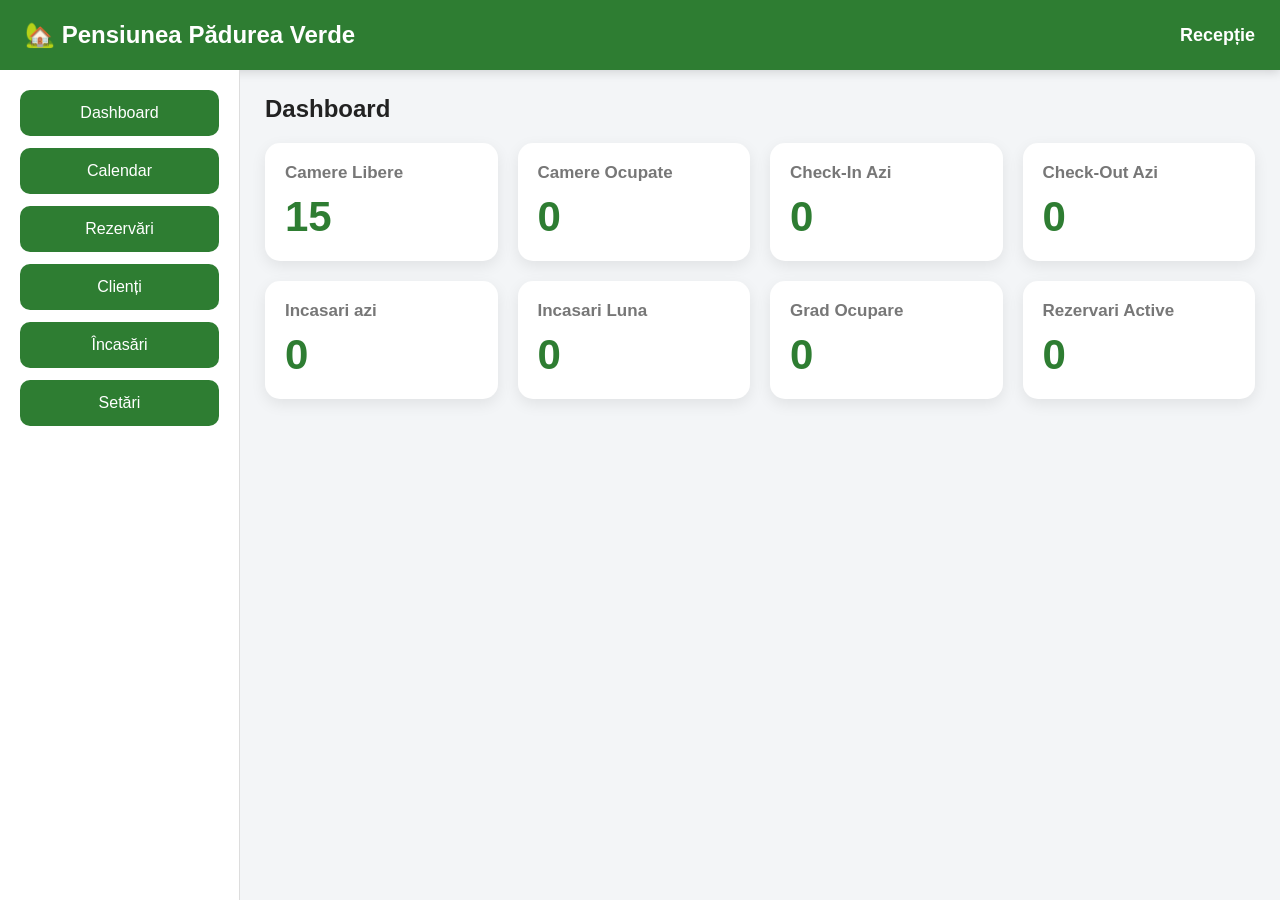
<file: index.html>
<!DOCTYPE html>
<html lang="ro">

<head>
    <meta charset="UTF-8">
    <meta name="viewport" content="width=device-width, initial-scale=1.0">

    <title>Pensiunea Pădurea Verde</title>

    <link rel="stylesheet" href="css/style.css">
    <script defer src="js/rooms.js"></script>
    <script defer src="js/utils.js"></script>
    <script defer src="js/app.js"></script>
    <script defer src="js/db.js"></script>
    <script defer src="js/dashboard.js"></script>
    
    <script defer src="js/reservations.js"></script>
</head>

<body>

<header>

    <div class="logo">

        <h1>🏡 Pensiunea Pădurea Verde</h1>

    </div>

    <div class="user">

        Recepție

    </div>

</header>

<div class="container">

    <aside>

        <button id="btnDashboard">Dashboard</button>

        <button id="btnCalendar" style ="dsplay:none;">Calendar</button>

        <button id="btnReservations">Rezervări</button>

        <button id="btnClients">Clienți</button>

        <button id="btnPayments">Încasări</button>

        <button id="btnSettings">Setări</button>

    </aside>

    <main>

        <section id="dashboard">

            <h2>Dashboard</h2>

            <div class="cards">

                <div class="card">
                    <h3>Camere Libere</h3>
                    <span id="freeRooms">0</span>
                </div>

                <div class="card">
                    <h3>Camere Ocupate</h3>
                    <span id="busyRooms">0</span>
                </div>

                <div class="card">
                    <h3>Check-In Azi</h3>
                    <span id="todayCheckIn">0</span>
                </div>

                <div class="card">
                    <h3>Check-Out Azi</h3>
                    <span id="todayCheckOut">0</span>
                </div>
                  <div class="card">
                    <h3>Incasari azi</h3>
                    <span id="todayRevenue">0</span>
                </div>
                  <div class="card">
                    <h3>Incasari Luna</h3>
                    <span id="monthRevenue">0</span>
                </div>
                  <div class="card">
                    <h3>Grad Ocupare</h3>
                    <span id="occupancy">0</span>
                </div>
                  <div class="card">
                    <h3>Rezervari Active</h3>
                    <span id="activeReservations">0</span>
                </div>

            </div>

        </section>
<section id="reservations">

    <h2>Rezervări</h2>

    <div class="reservation-toolbar">

        <button id="newReservation">
            ➕ Rezervare Nouă
        </button>

        <input
            type="text"
            id="searchReservation"
            placeholder="Caută client..."
        >

    </div>

    <div id="reservationForm" class="hidden">

        <input
            id="clientName"
            type="text"
            placeholder="Nume client">

        <input
            id="clientPhone"
            type="text"
            placeholder="Telefon">

        <input
            id="checkIn"
            type="date">

        <input
            id="checkOut"
            type="date">

        <h3>Selectează camere</h3>

        <div id="roomsContainer">

        </div>

        <textarea
            id="notes"
            placeholder="Observații"></textarea>

        <button id="saveReservation">

            Salvează Rezervarea

        </button>

    </div>

    <div id="reservationList">

    </div>

</section>
        <section id="calendar">

            <h2>Calendar Rezervări</h2>

            <div id="calendarContainer">

            </div>

        </section>


    </main>

</div>

</body>

</html>
</file>
<file: css/style.css>
/* ==========================
   PENSIUNEA PADUREA VERDE
   style.css
========================== */

*{
    margin:0;
    padding:0;
    box-sizing:border-box;
    font-family:Arial, Helvetica, sans-serif;
}

body{
    background:#f3f5f7;
    color:#222;
}

header{
    height:70px;
    background:#2E7D32;
    color:white;

    display:flex;
    justify-content:space-between;
    align-items:center;

    padding:0 25px;

    box-shadow:0 2px 10px rgba(0,0,0,.15);
}

.logo h1{
    font-size:24px;
}

.user{
    font-size:18px;
    font-weight:bold;
}

.container{
    display:flex;
    min-height:calc(100vh - 70px);
}

aside{

    width:240px;

    background:white;

    border-right:1px solid #ddd;

    padding:20px;

}

aside button{

    width:100%;

    margin-bottom:12px;

    border:none;

    background:#2E7D32;

    color:white;

    padding:14px;

    border-radius:10px;

    cursor:pointer;

    font-size:16px;

    transition:.25s;

}

aside button:hover{

    background:#1B5E20;

}

main{

    flex:1;

    padding:25px;

}

section{

    margin-bottom:40px;

}

h2{

    margin-bottom:20px;

}

.cards{

    display:grid;

    grid-template-columns:repeat(auto-fit,minmax(220px,1fr));

    gap:20px;

}

.card{

    background:white;

    border-radius:15px;

    padding:20px;

    box-shadow:0 5px 15px rgba(0,0,0,.08);

    transition:.3s;

}

.card:hover{

    transform:translateY(-5px);

}

.card h3{

    color:#777;

    margin-bottom:10px;

    font-size:17px;

}

.card span{

    font-size:42px;

    font-weight:bold;

    color:#2E7D32;

}

#calendarContainer{

    background:white;

    border-radius:15px;

    min-height:500px;

    padding:20px;

    box-shadow:0 5px 15px rgba(0,0,0,.08);

}

#reservationList{

    margin-top:20px;

    background:white;

    border-radius:15px;

    min-height:350px;

    padding:20px;

    box-shadow:0 5px 15px rgba(0,0,0,.08);

}

#newReservation{

    background:#43A047;

    color:white;

    border:none;

    padding:14px 24px;

    border-radius:10px;

    cursor:pointer;

    font-size:16px;

}

#newReservation:hover{

    background:#2E7D32;

}

@media(max-width:900px){

.container{

    flex-direction:column;

}

aside{

    width:100%;

    display:grid;

    grid-template-columns:repeat(2,1fr);

    gap:10px;

}

aside button{

    margin:0;

}

header{

    flex-direction:column;

    height:auto;

    padding:15px;

}

.logo{

    margin-bottom:10px;

}

.cards{

    grid-template-columns:1fr;

}

}
.reservation-card{

background:white;

padding:20px;

border-radius:12px;

margin-bottom:15px;

box-shadow:0 3px 10px rgba(0,0,0,.08);

}

.reservation-card h3{

margin-bottom:10px;

}

.reservation-card button{

background:#c62828;

color:white;

border:none;

padding:10px;

border-radius:8px;

cursor:pointer;

margin-top:10px;

}
/* =====================================
   FORMULAR REZERVĂRI
===================================== */

.reservation-toolbar{
    display:flex;
    gap:15px;
    margin-bottom:20px;
    flex-wrap:wrap;
}

.reservation-toolbar input{
    flex:1;
    min-width:220px;
    padding:12px;
    border-radius:10px;
    border:1px solid #ccc;
    font-size:15px;
}

#reservationForm{

    margin-top:20px;

    background:white;

    padding:25px;

    border-radius:15px;

    box-shadow:0 5px 15px rgba(0,0,0,.08);

}

#reservationForm input,
#reservationForm textarea{

    width:100%;

    margin-bottom:15px;

    padding:12px;

    border:1px solid #ddd;

    border-radius:10px;

    font-size:15px;

}

#reservationForm textarea{

    height:120px;

    resize:vertical;

}

#saveReservation{

    background:#2E7D32;

    color:white;

    border:none;

    padding:15px;

    width:100%;

    border-radius:10px;

    cursor:pointer;

    font-size:17px;

}

#saveReservation:hover{

    background:#1B5E20;

}

#roomsContainer{

    display:grid;

    grid-template-columns:repeat(auto-fill,minmax(90px,1fr));

    gap:10px;

    margin-bottom:20px;

}

.roomBox{

    background:#f4f4f4;

    border:2px solid #ddd;

    border-radius:10px;

    padding:10px;

    text-align:center;

    cursor:pointer;

    transition:.25s;

}

.roomBox:hover{

    border-color:#2E7D32;

}

.roomBox.selected{

    background:#2E7D32;

    color:white;

    border-color:#2E7D32;

}

.hidden{

    display:none;

}
</file>
